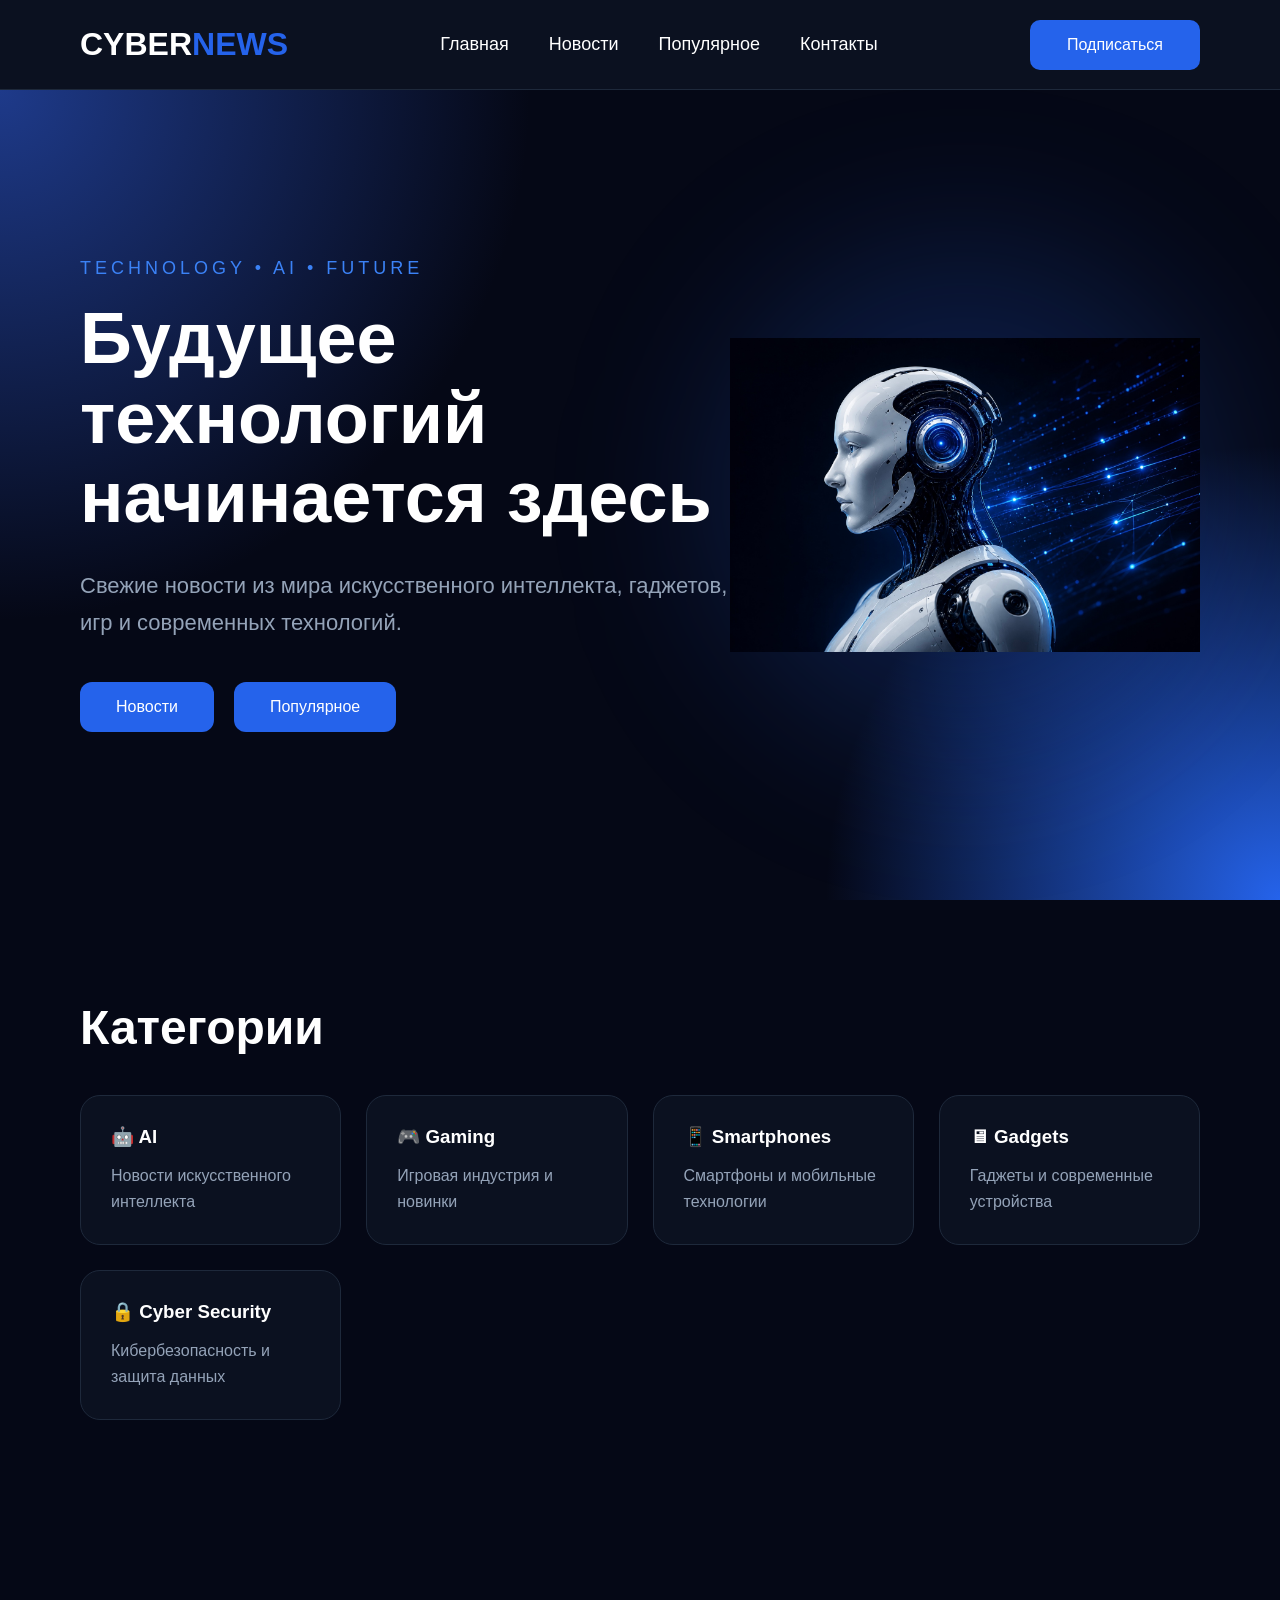
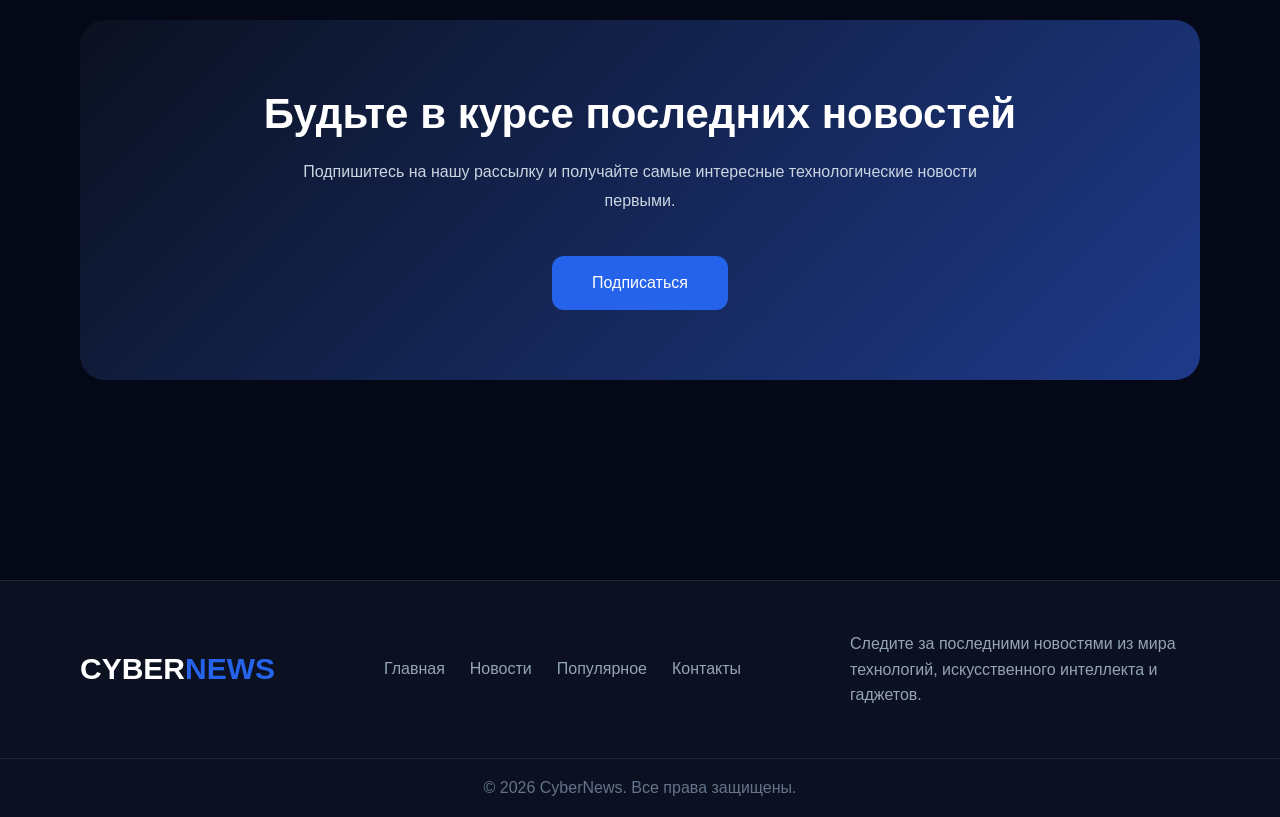
<file: index.html>
<!DOCTYPE html>
<html lang="ru">
<head>
    <meta charset="UTF-8">
    <meta name="viewport" content="width=device-width, initial-scale=1.0">
    <title>CyberNews</title>

    <link rel="stylesheet" href="style.css">
</head>
<body>

    <header>

        <div class="logo">
            <a href="index.html">
                CYBER<span>NEWS</span>
            </a>
        </div>

        <nav>
            <a href="index.html">Главная</a>
            <a href="news.html">Новости</a>
            <a href="popular.html">Популярное</a>
            <a href="contacts.html">Контакты</a>
        </nav>

        <a href="subscribe.html" class="subscribe-btn">
            Подписаться
        </a>

    </header>

    <section class="hero">

        <div class="hero-content">

            <p class="hero-subtitle">
                TECHNOLOGY • AI • FUTURE
            </p>

            <h1>
                Будущее технологий начинается здесь
            </h1>

            <p class="hero-text">
                Свежие новости из мира искусственного интеллекта,
                гаджетов, игр и современных технологий.
            </p>

            <div class="hero-buttons">
                <a href="news.html">Новости</a>
                <a href="popular.html">Популярное</a>
            </div>

        </div>

        <div class="hero-image">

            <div class="circle"></div>

            <img src="main.jpg" alt="robot">

        </div>

    </section>
    <section class="categories">

    <h2>Категории</h2>

    <div class="categories-grid">

        <div class="category-card">
            <h3>🤖 AI</h3>
            <p>Новости искусственного интеллекта</p>
        </div>

        <div class="category-card">
            <h3>🎮 Gaming</h3>
            <p>Игровая индустрия и новинки</p>
        </div>

        <div class="category-card">
            <h3>📱 Smartphones</h3>
            <p>Смартфоны и мобильные технологии</p>
        </div>

        <div class="category-card">
            <h3>🖥 Gadgets</h3>
            <p>Гаджеты и современные устройства</p>
        </div>

        <div class="category-card">
            <h3>🔒 Cyber Security</h3>
            <p>Кибербезопасность и защита данных</p>
        </div>

    </div>

    </section>


    <section class="subscribe">

        <div class="subscribe-content">

            <h2>Будьте в курсе последних новостей</h2>

            <p>
                Подпишитесь на нашу рассылку и получайте самые
                интересные технологические новости первыми.
            </p>

            <a href="subscribe.html" class="subscribe-button">
                Подписаться
            </a>

        </div>

    </section>
    
<footer>

    <div class="footer-content">

        <div class="footer-logo">
            CYBER<span>NEWS</span>
        </div>

        <div class="footer-links">
            <a href="index.html">Главная</a>
            <a href="news.html">Новости</a>
            <a href="popular.html">Популярное</a>
            <a href="contacts.html">Контакты</a>
        </div>

        <div class="footer-text">
            Следите за последними новостями из мира технологий,
            искусственного интеллекта и гаджетов.
        </div>

    </div>

    <div class="footer-bottom">
        © 2026 CyberNews. Все права защищены.
    </div>

</footer>
</body>
</html>
</file>
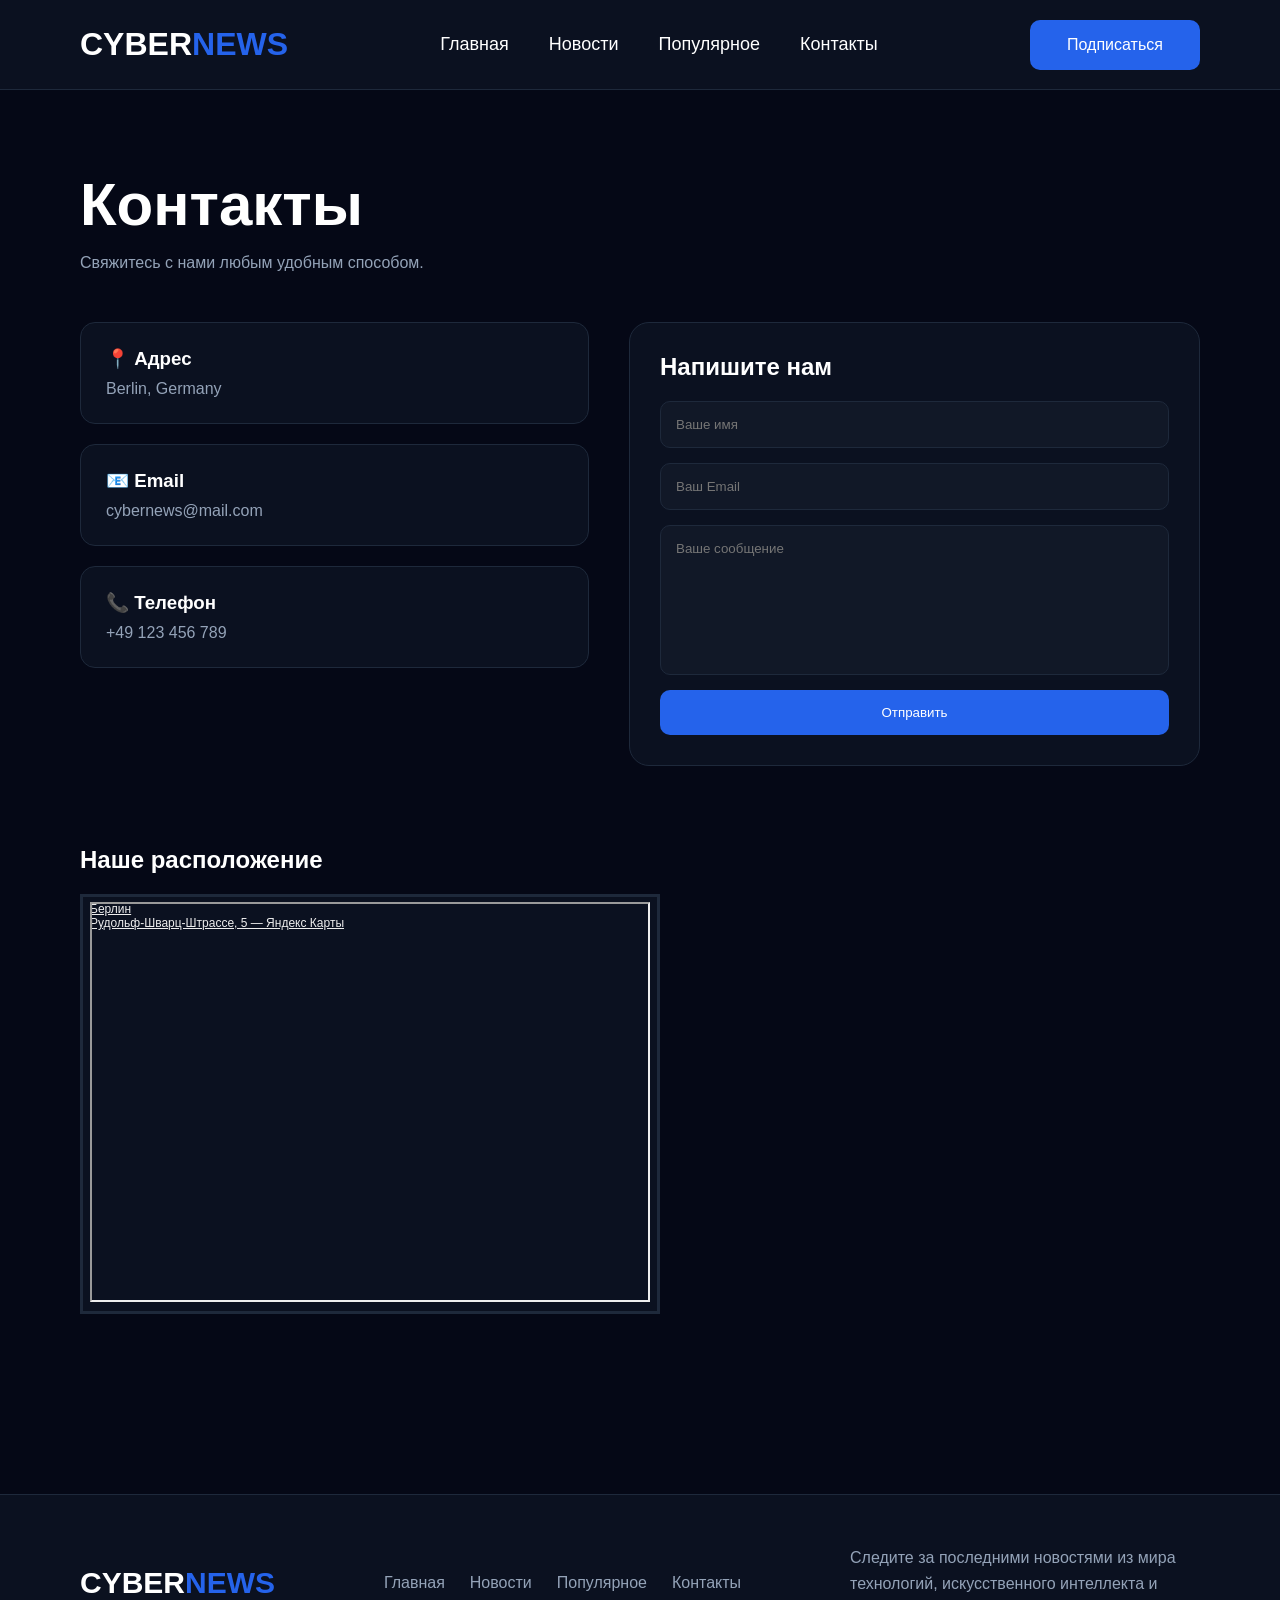
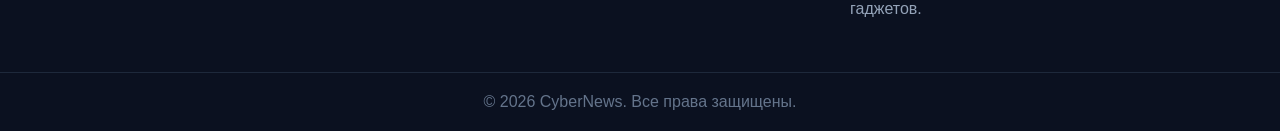
<file: contacts.html>
<!DOCTYPE html>
<html lang="ru">
<head>
    <meta charset="UTF-8">
    <meta name="viewport" content="width=device-width, initial-scale=1.0">
    <title>CyberNews</title>

    <link rel="stylesheet" href="style.css">
</head>
<body>

    <header>

        <div class="logo">
            <a href="index.html">
                CYBER<span>NEWS</span>
            </a>
        </div>

        <nav>
            <a href="index.html">Главная</a>
            <a href="news.html">Новости</a>
            <a href="popular.html">Популярное</a>
            <a href="contacts.html">Контакты</a>
        </nav>

        <a href="subscribe.html" class="subscribe-btn">
            Подписаться
        </a>

    </header>

    <section class="contacts">

    <h1>Контакты</h1>

    <p class="contacts-subtitle">
        Свяжитесь с нами любым удобным способом.
    </p>

    <div class="contacts-container">

        <div class="contact-info">

            <div class="contact-card">
                <h3>📍 Адрес</h3>
                <p>Berlin, Germany</p>
            </div>

            <div class="contact-card">
                <h3>📧 Email</h3>
                <p>cybernews@mail.com</p>
            </div>

            <div class="contact-card">
                <h3>📞 Телефон</h3>
                <p>+49 123 456 789</p>
            </div>

        </div>

        <div class="contact-form">

            <h2>Напишите нам</h2>

            <form>

                <input type="text"
                       placeholder="Ваше имя">

                <input type="email"
                       placeholder="Ваш Email">

                <textarea
                    placeholder="Ваше сообщение"></textarea>

                <button type="submit">
                    Отправить
                </button>

            </form>

        </div>

    </div>

</section>


<section class="map">

    <h2>Наше расположение</h2>

    <div class="map-placeholder">
        <div style="position:relative;overflow:hidden;"><a href="https://yandex.ru/maps/177/berlin/?utm_medium=mapframe&utm_source=maps" style="color:#eee;font-size:12px;position:absolute;top:0px;">Берлин</a><a href="https://yandex.ru/maps/177/berlin/house/ZUoYcgNhTEYAQFtofXlydHRlbA==/?ll=13.441719%2C52.535573&utm_medium=mapframe&utm_source=maps&z=16" style="color:#eee;font-size:12px;position:absolute;top:14px;">Рудольф-Шварц-Штрассе, 5 — Яндекс Карты</a><iframe src="https://yandex.ru/map-widget/v1/?ll=13.441719%2C52.535573&mode=whatshere&whatshere%5Bpoint%5D=13.441546%2C52.535867&whatshere%5Bzoom%5D=17&z=16" width="560" height="400" frameborder="1" allowfullscreen="true" style="position:relative;"></iframe></div>
    </div>

</section>

    <footer>

    <div class="footer-content">

        <div class="footer-logo">
            CYBER<span>NEWS</span>
        </div>

        <div class="footer-links">
            <a href="index.html">Главная</a>
            <a href="news.html">Новости</a>
            <a href="popular.html">Популярное</a>
            <a href="contacts.html">Контакты</a>
        </div>

        <div class="footer-text">
            Следите за последними новостями из мира технологий,
            искусственного интеллекта и гаджетов.
        </div>

    </div>

    <div class="footer-bottom">
        © 2026 CyberNews. Все права защищены.
    </div>

</footer>
</body>
</html>
</file>
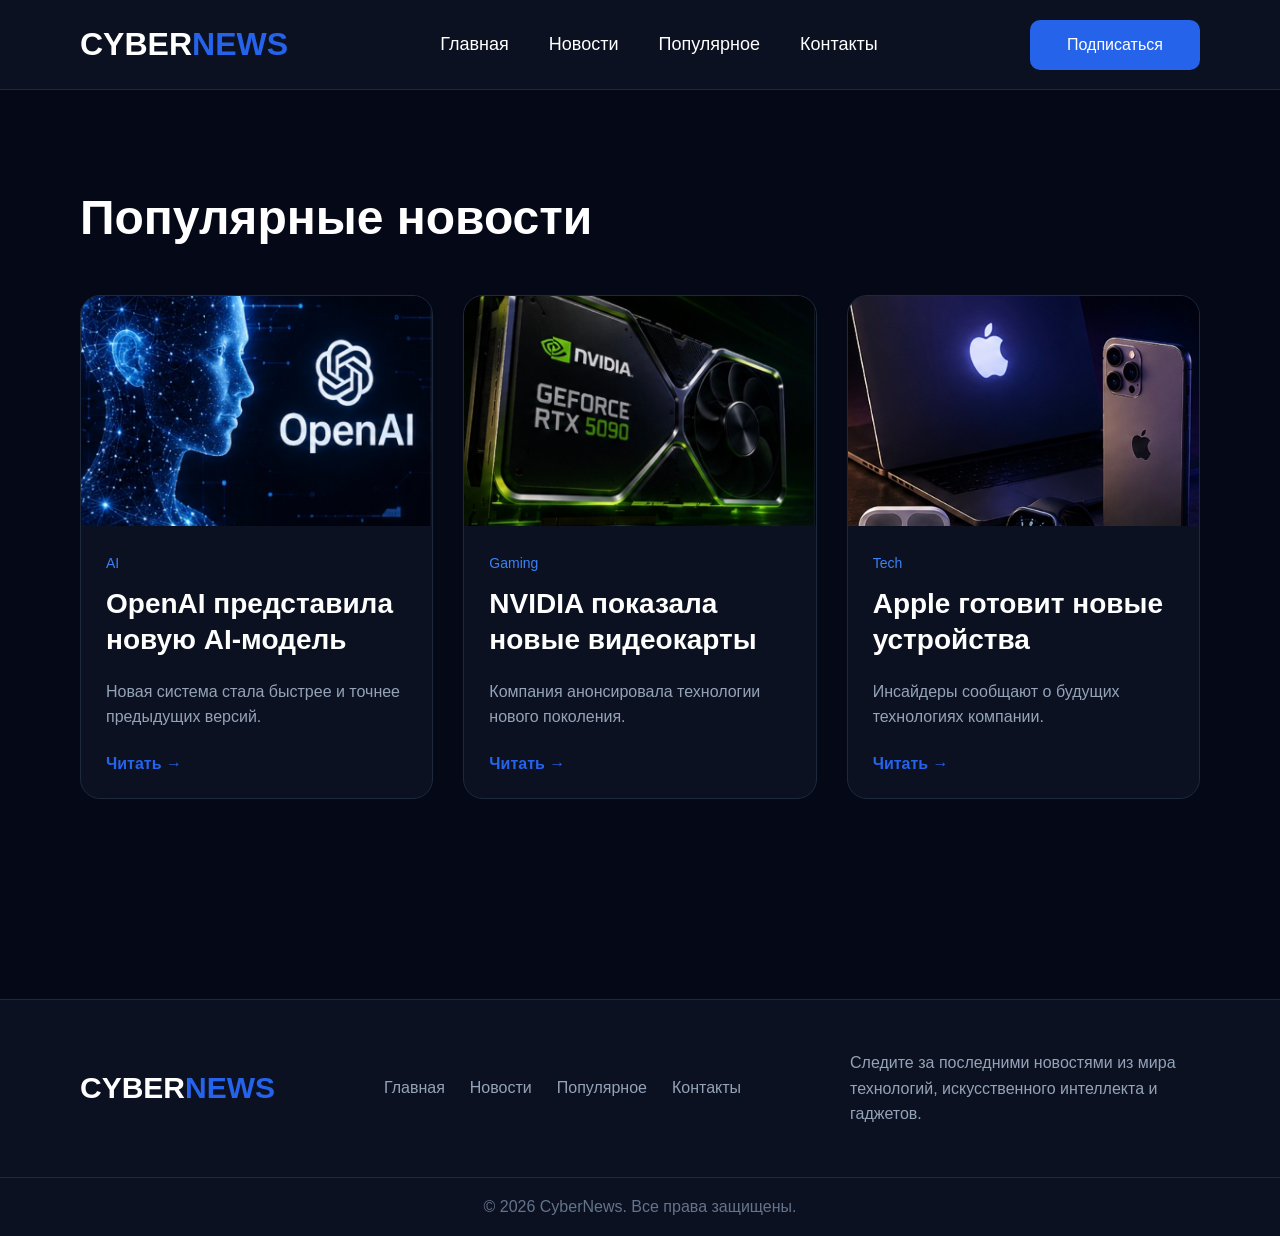
<file: news.html>
<!DOCTYPE html>
<html lang="ru">
<head>
    <meta charset="UTF-8">
    <meta name="viewport" content="width=device-width, initial-scale=1.0">
    <title>CyberNews</title>

    <link rel="stylesheet" href="style.css">
</head>
<body>

    <header>

        <div class="logo">
            <a href="index.html">
                CYBER<span>NEWS</span>
            </a>
        </div>

        <nav>
            <a href="index.html">Главная</a>
            <a href="news.html">Новости</a>
            <a href="popular.html">Популярное</a>
            <a href="contacts.html">Контакты</a>
        </nav>

        <a href="subscribe.html" class="subscribe-btn">
            Подписаться
        </a>

        

    </header>


<section class="news">

    <h2>
        Популярные новости
    </h2>

    <div class="news-container">

        <div class="news-card">

            <img src="IMG_2629.jpg" alt="news">

            <div class="news-content">

                <p class="news-category">
                    AI
                </p>

                <h3>
                    OpenAI представила новую AI-модель
                </h3>

                <p class="news-text">
                    Новая система стала быстрее и точнее предыдущих версий.
                </p>

                <a href="https://openai.com" target="_blank">
                    Читать →
                </a>

            </div>

        </div>

        <div class="news-card">

            <img src="IMG_2630.jpg" alt="news">

            <div class="news-content">

                <p class="news-category">
                    Gaming
                </p>

                <h3>
                    NVIDIA показала новые видеокарты
                </h3>

                <p class="news-text">
                    Компания анонсировала технологии нового поколения.
                </p>

                <a href="https://www.nvidia.com" target="_blank">
                    Читать →
                </a>

            </div>

        </div>

        <div class="news-card">

            <img src="IMG_2631.jpg" alt="news">

            <div class="news-content">

                <p class="news-category">
                    Tech
                </p>

                <h3>
                    Apple готовит новые устройства
                </h3>

                <p class="news-text">
                    Инсайдеры сообщают о будущих технологиях компании.
                </p>

                <a href="https://www.apple.com" target="_blank">
                    Читать →
                </a>

            </div>

        </div>

    </div>

</section>

<footer>

    <div class="footer-content">

        <div class="footer-logo">
            CYBER<span>NEWS</span>
        </div>

        <div class="footer-links">
            <a href="index.html">Главная</a>
            <a href="news.html">Новости</a>
            <a href="popular.html">Популярное</a>
            <a href="contacts.html">Контакты</a>
        </div>

        <div class="footer-text">
            Следите за последними новостями из мира технологий,
            искусственного интеллекта и гаджетов.
        </div>

    </div>

    <div class="footer-bottom">
        © 2026 CyberNews. Все права защищены.
    </div>

</footer>

</body>
</html>
</file>
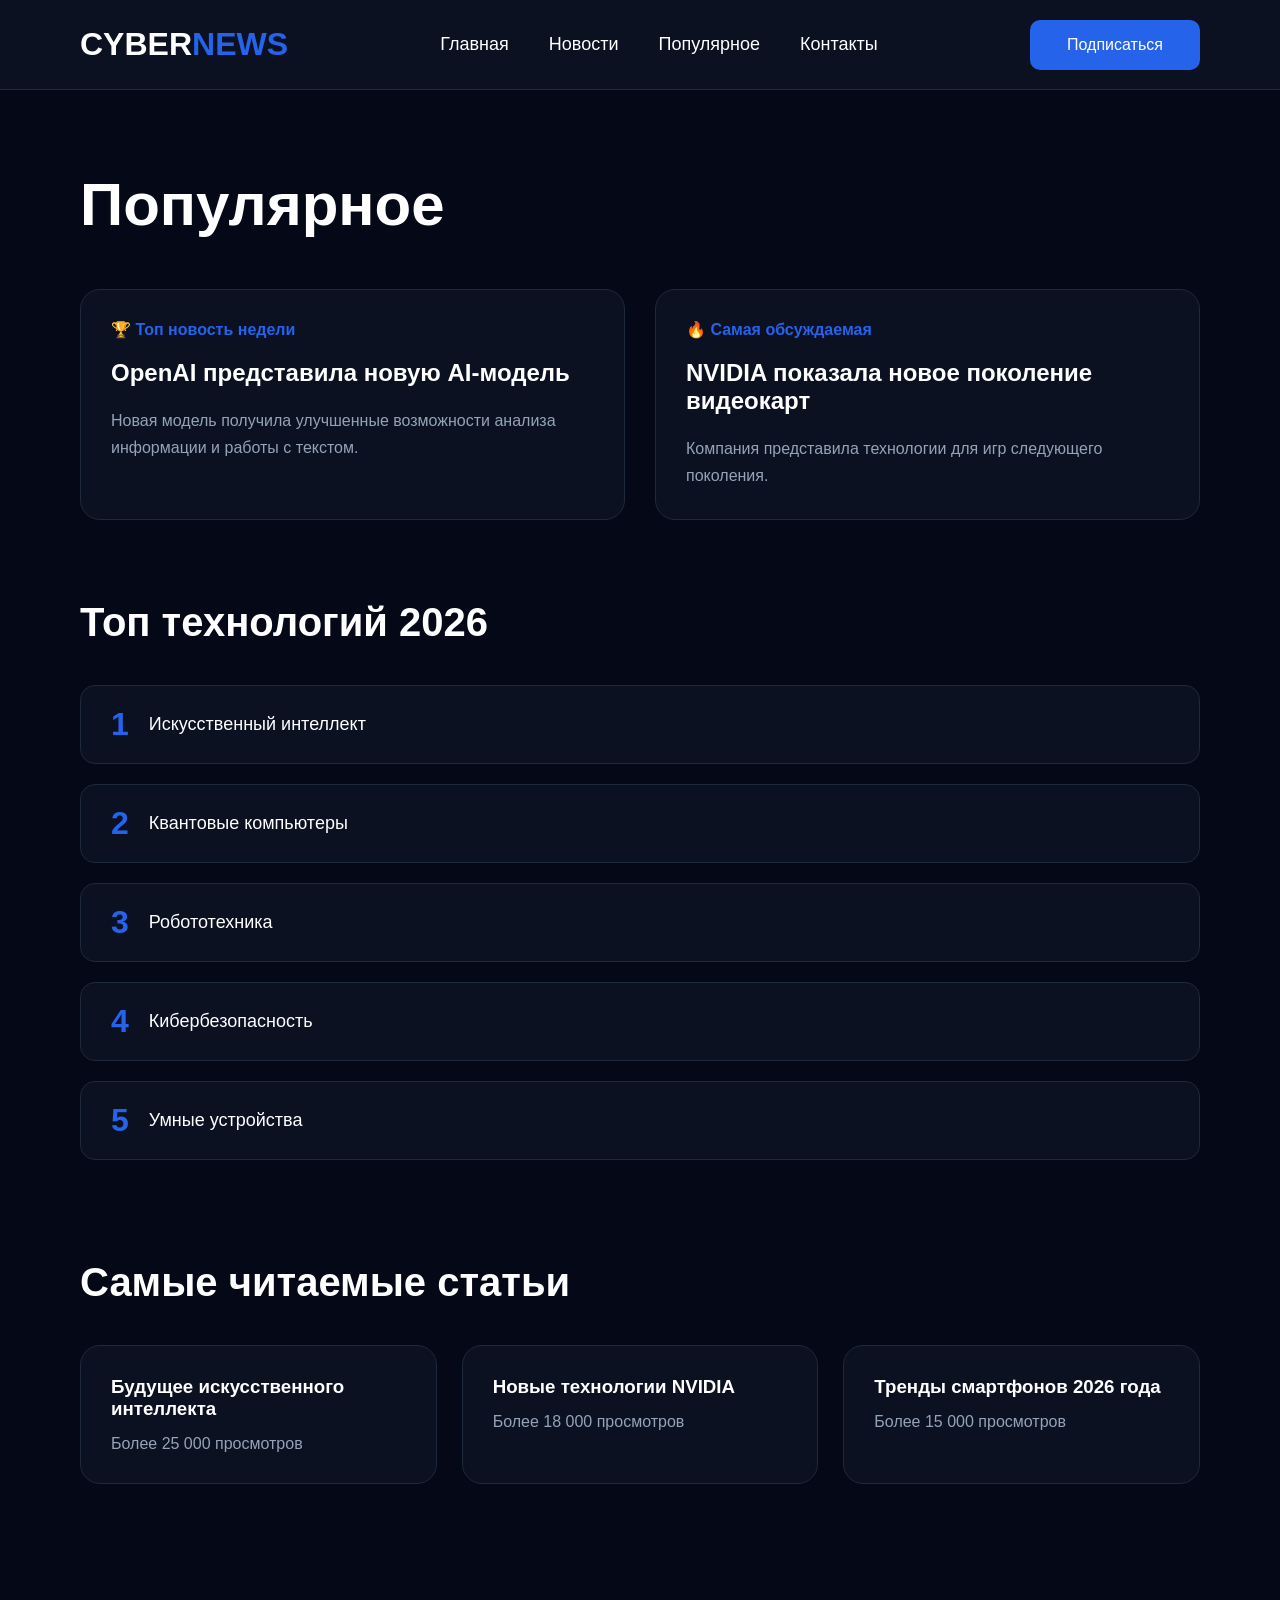
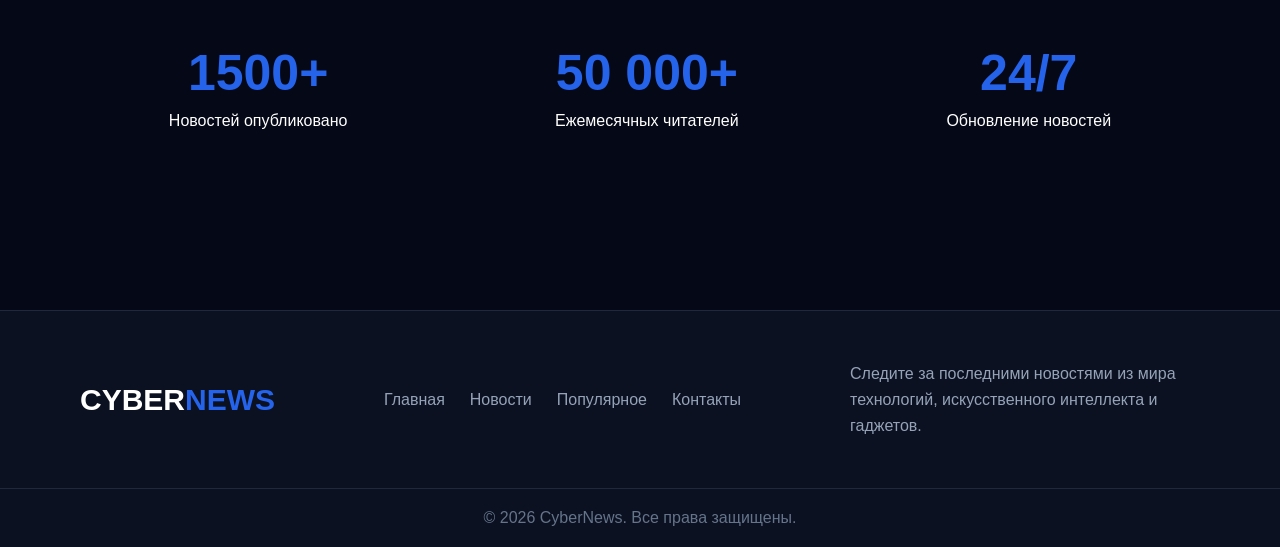
<file: popular.html>
<!DOCTYPE html>
<html lang="ru">
<head>
    <meta charset="UTF-8">
    <meta name="viewport" content="width=device-width, initial-scale=1.0">
    <title>CyberNews</title>

    <link rel="stylesheet" href="style.css">
</head>
<body>

    <header>

        <div class="logo">
            <a href="index.html">
                CYBER<span>NEWS</span>
            </a>
        </div>

        <nav>
            <a href="index.html">Главная</a>
            <a href="news.html">Новости</a>
            <a href="popular.html">Популярное</a>
            <a href="contacts.html">Контакты</a>
        </nav>

        <a href="subscribe.html" class="subscribe-btn">
            Подписаться
        </a>

    </header>

    <section class="popular">

    <h1>Популярное</h1>

    <div class="top-news">

        <div class="top-card">

            <span>🏆 Топ новость недели</span>

            <h2>
                OpenAI представила новую AI-модель
            </h2>

            <p>
                Новая модель получила улучшенные возможности
                анализа информации и работы с текстом.
            </p>

        </div>

        <div class="top-card">

            <span>🔥 Самая обсуждаемая</span>

            <h2>
                NVIDIA показала новое поколение видеокарт
            </h2>

            <p>
                Компания представила технологии для игр
                следующего поколения.
            </p>

        </div>

    </div>

</section>


<section class="rating">

    <h2>Топ технологий 2026</h2>

    <div class="rating-card">
        <span>1</span>
        <p>Искусственный интеллект</p>
    </div>

    <div class="rating-card">
        <span>2</span>
        <p>Квантовые компьютеры</p>
    </div>

    <div class="rating-card">
        <span>3</span>
        <p>Робототехника</p>
    </div>

    <div class="rating-card">
        <span>4</span>
        <p>Кибербезопасность</p>
    </div>

    <div class="rating-card">
        <span>5</span>
        <p>Умные устройства</p>
    </div>

</section>

<section class="readers">

    <h2>Самые читаемые статьи</h2>

    <div class="readers-container">

        <div class="reader-card">
            <h3>Будущее искусственного интеллекта</h3>
            <p>Более 25 000 просмотров</p>
        </div>

        <div class="reader-card">
            <h3>Новые технологии NVIDIA</h3>
            <p>Более 18 000 просмотров</p>
        </div>

        <div class="reader-card">
            <h3>Тренды смартфонов 2026 года</h3>
            <p>Более 15 000 просмотров</p>
        </div>

    </div>

</section>

<section class="achievements">

    <div class="achievement">
        <h3>1500+</h3>
        <p>Новостей опубликовано</p>
    </div>

    <div class="achievement">
        <h3>50 000+</h3>
        <p>Ежемесячных читателей</p>
    </div>

    <div class="achievement">
        <h3>24/7</h3>
        <p>Обновление новостей</p>
    </div>

</section>

    <footer>

    <div class="footer-content">

        <div class="footer-logo">
            CYBER<span>NEWS</span>
        </div>

        <div class="footer-links">
            <a href="index.html">Главная</a>
            <a href="news.html">Новости</a>
            <a href="popular.html">Популярное</a>
            <a href="contacts.html">Контакты</a>
        </div>

        <div class="footer-text">
            Следите за последними новостями из мира технологий,
            искусственного интеллекта и гаджетов.
        </div>

    </div>

    <div class="footer-bottom">
        © 2026 CyberNews. Все права защищены.
    </div>

</footer>
</body>
</html>
</file>
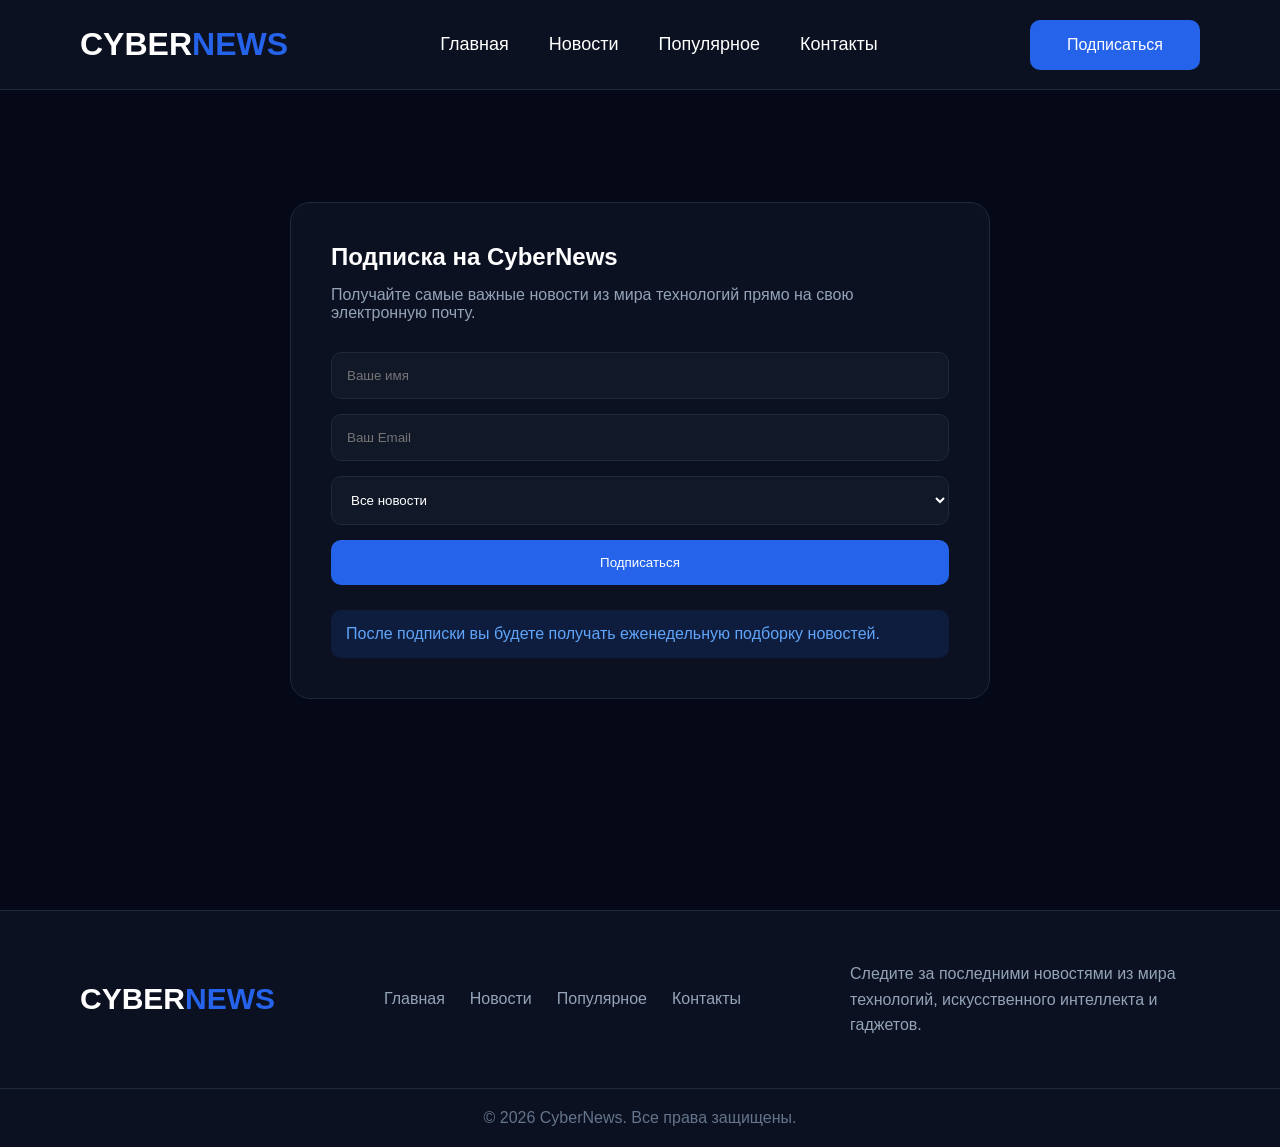
<file: subscribe.html>
<!DOCTYPE html>
<html lang="ru">
<head>
    <meta charset="UTF-8">
    <meta name="viewport" content="width=device-width, initial-scale=1.0">
    <title>CyberNews</title>

    <link rel="stylesheet" href="style.css">
</head>
<body>

    <header>

        <div class="logo">
            <a href="index.html">
                CYBER<span>NEWS</span>
            </a>
        </div>

        <nav>
            <a href="index.html">Главная</a>
            <a href="news.html">Новости</a>
            <a href="popular.html">Популярное</a>
            <a href="contacts.html">Контакты</a>
        </nav>

        <a href="subscribe.html" class="subscribe-btn">
            Подписаться
        </a>

    </header>

    <section class="subscribe-page">

    <div class="subscribe-box">

        <h1>Подписка на CyberNews</h1>

        <p>
            Получайте самые важные новости из мира технологий
            прямо на свою электронную почту.
        </p>

        <form>

            <input type="text"
                   placeholder="Ваше имя">

            <input type="email"
                   placeholder="Ваш Email">

            <select>

                <option>Все новости</option>
                <option>AI</option>
                <option>Gaming</option>
                <option>Gadgets</option>
                <option>Cyber Security</option>

            </select>

            <button type="submit">
                Подписаться
            </button>

        </form>

        <div class="success-message">
            После подписки вы будете получать еженедельную подборку новостей.
        </div>

    </div>

</section>

    <footer>

    <div class="footer-content">

        <div class="footer-logo">
            CYBER<span>NEWS</span>
        </div>

        <div class="footer-links">
            <a href="index.html">Главная</a>
            <a href="news.html">Новости</a>
            <a href="popular.html">Популярное</a>
            <a href="contacts.html">Контакты</a>
        </div>

        <div class="footer-text">
            Следите за последними новостями из мира технологий,
            искусственного интеллекта и гаджетов.
        </div>

    </div>

    <div class="footer-bottom">
        © 2026 CyberNews. Все права защищены.
    </div>

</footer>
</body>
</html>
</file>
<file: style.css>
*{
    margin: 0;
    padding: 0;
    box-sizing: border-box;
    font-family: Arial, sans-serif;
}

body{
    background-color: #050816;
}

header{
    width: 100%;
    height: 90px;

    display: flex;
    justify-content: space-between;
    align-items: center;

    padding: 0 80px;

    border-bottom: 1px solid #1e293b;

    background-color: #0b1120;
}

.logo a{
    text-decoration: none;

    color: white;
    font-size: 32px;
    font-weight: bold;
}

.logo span{
    color: #2563eb;
}

nav{
    display: flex;
    gap: 40px;
}

nav a{
    color: white;
    text-decoration: none;
    font-size: 18px;

    transition: 0.3s;
}

nav a:hover{
    color: #2563eb;
}

.subscribe-btn{
    width: 170px;
    height: 50px;

    background-color: #2563eb;
    color: white;

    text-decoration: none;

    display: flex;
    justify-content: center;
    align-items: center;

    border-radius: 10px;

    transition: 0.3s;
}

.subscribe-btn:hover{
    background-color: #1d4ed8;
}

.hero{
    width: 100%;
    min-height: calc(100vh - 90px);

    display: flex;
    justify-content: space-between;
    align-items: center;

    padding: 80px;

    overflow: hidden;

    background:
    radial-gradient(circle at top left, #1e3a8a 0%, transparent 35%),
    radial-gradient(circle at bottom right, #2563eb 0%, transparent 30%),
    #050816;
}

.hero-content{
    max-width: 650px;
    z-index: 2;
}

.hero-subtitle{
    color: #3b82f6;
    font-size: 18px;
    letter-spacing: 4px;

    margin-bottom: 20px;
}

.hero h1{
    color: white;
    font-size: 72px;
    line-height: 1.1;

    margin-bottom: 30px;
}

.hero-text{
    color: #94a3b8;
    font-size: 22px;
    line-height: 1.7;

    margin-bottom: 40px;
}

.hero-buttons{
    display: flex;
    gap: 20px;
}

.hero-buttons a{
    padding: 16px 36px;

    background: #2563eb;
    color: white;

    text-decoration: none;
    border-radius: 12px;

    transition: 0.3s;
}

.hero-buttons a:hover{
    background: #1d4ed8;
    transform: translateY(-3px);
}

.hero-image{
    position: relative;

    flex: 1;

    display: flex;
    justify-content: center;
    align-items: center;
}

.hero-image img{
    width: 100%;
    max-width: 650px;

    position: relative;
    z-index: 2;

    animation: float 5s ease-in-out infinite;
}

.circle{
    position: absolute;

    width: 500px;
    height: 500px;

    border-radius: 50%;

    background: rgba(37, 99, 235, 0.2);

    filter: blur(80px);

    z-index: 1;
}

@keyframes float{

    0%{
        transform: translateY(0px);
    }

    50%{
        transform: translateY(-20px);
    }

    100%{
        transform: translateY(0px);
    }

}

@media(max-width: 1100px){

    header{
        padding: 0 30px;
    }

    .hero{
        flex-direction: column;
        text-align: center;

        padding: 60px 30px;
    }

    .hero-content{
        max-width: 100%;
    }

    .hero-buttons{
        justify-content: center;
    }

    .hero h1{
        font-size: 52px;
    }

    .hero-text{
        font-size: 20px;
    }

    .hero-image img{
        max-width: 500px;
    }

}

@media(max-width: 700px){

    header{
        flex-direction: column;
        height: auto;

        gap: 20px;

        padding: 20px;
    }

    nav{
        gap: 20px;
        flex-wrap: wrap;
        justify-content: center;
    }

    .hero h1{
        font-size: 38px;
    }

    .hero-text{
        font-size: 18px;
    }

    .hero-buttons{
        flex-direction: column;
        align-items: center;
    }

    .hero-buttons a{
        width: 220px;
        text-align: center;
    }

    .hero-image img{
        max-width: 320px;
    }

    .circle{
        width: 300px;
        height: 300px;
    }

}


.news{
    width: 100%;

    padding: 100px 80px;
}

.news h2{
    color: white;
    font-size: 48px;

    margin-bottom: 50px;
}

.news-container{
    display: grid;
    grid-template-columns: repeat(3, 1fr);

    gap: 30px;
}

.news-card{
    background: #0b1120;

    border: 1px solid #1e293b;
    border-radius: 20px;

    overflow: hidden;

    transition: 0.3s;
}

.news-card:hover{
    transform: translateY(-10px);

    border-color: #2563eb;
}

.news-card img{
    width: 100%;
    height: 230px;

    object-fit: cover;
}

.news-content{
    padding: 25px;
}

.news-category{
    color: #3b82f6;
    font-size: 14px;

    margin-bottom: 15px;
}

.news-card h3{
    color: white;
    font-size: 28px;
    line-height: 1.3;

    margin-bottom: 20px;
}

.news-text{
    color: #94a3b8;
    line-height: 1.6;

    margin-bottom: 25px;
}

.news-card a{
    color: #2563eb;

    text-decoration: none;
    font-weight: bold;
}


@media(max-width: 1100px){

    .news{
        padding: 80px 30px;
    }

    .news-container{
        grid-template-columns: 1fr;
    }

}
/* КАТЕГОРИИ */

.categories{
    padding: 100px 80px;
}

.categories h2{
    color: white;
    font-size: 48px;
    margin-bottom: 40px;
}

.categories-grid{
    display: grid;
    grid-template-columns: repeat(auto-fit, minmax(220px, 1fr));
    gap: 25px;
}

.category-card{
    background: #0b1120;

    border: 1px solid #1e293b;
    border-radius: 20px;

    padding: 30px;

    transition: .3s;
}

.category-card:hover{
    transform: translateY(-10px);
    border-color: #2563eb;
}

.category-card h3{
    color: white;
    margin-bottom: 15px;
}

.category-card p{
    color: #94a3b8;
    line-height: 1.6;
}

/* ПОДПИСКА */

.subscribe{
    padding: 100px 80px;
}

.subscribe-content{

    background: linear-gradient(
        135deg,
        #0b1120,
        #1e3a8a
    );

    border-radius: 25px;

    text-align: center;

    padding: 70px 40px;
}

.subscribe-content h2{
    color: white;
    font-size: 42px;

    margin-bottom: 20px;
}

.subscribe-content p{
    color: #cbd5e1;

    max-width: 700px;

    margin: 0 auto 40px;

    line-height: 1.8;
}

.subscribe-button{
    display: inline-block;

    padding: 18px 40px;

    background: #2563eb;

    color: white;

    text-decoration: none;

    border-radius: 12px;

    transition: .3s;
}

.subscribe-button:hover{
    background: #1d4ed8;
}

/* FOOTER */

footer{
    background: #0b1120;

    border-top: 1px solid #1e293b;

    margin-top: 100px;
}

.footer-content{
    padding: 50px 80px;

    display: flex;
    justify-content: space-between;
    align-items: center;

    gap: 30px;

    flex-wrap: wrap;
}

.footer-logo{
    color: white;

    font-size: 30px;
    font-weight: bold;
}

.footer-logo span{
    color: #2563eb;
}

.footer-links{
    display: flex;
    gap: 25px;
}

.footer-links a{
    color: #94a3b8;

    text-decoration: none;

    transition: 0.3s;
}

.footer-links a:hover{
    color: #2563eb;
}

.footer-text{
    color: #94a3b8;

    max-width: 350px;

    line-height: 1.6;
}

.footer-bottom{
    text-align: center;

    color: #64748b;

    padding: 20px;

    border-top: 1px solid #1e293b;
}

/* АДАПТИВНОСТЬ */

@media(max-width: 768px){

    .footer-content{
        flex-direction: column;
        text-align: center;

        padding: 40px 20px;
    }

    .footer-links{
        flex-wrap: wrap;
        justify-content: center;
    }

}
/* POPULAR */

.popular{
    padding: 80px;
}

.popular h1{
    color: white;
    font-size: 60px;

    margin-bottom: 50px;
}

.top-news{
    display: flex;
    gap: 30px;

    flex-wrap: wrap;
}

.top-card{
    flex: 1;

    min-width: 300px;

    background: #0b1120;

    border: 1px solid #1e293b;
    border-radius: 20px;

    padding: 30px;
}

.top-card span{
    color: #2563eb;
    font-weight: bold;
}

.top-card h2{
    color: white;

    margin: 20px 0;
}

.top-card p{
    color: #94a3b8;

    line-height: 1.7;
}

/* RATING */

.rating{
    padding: 0 80px 80px;
}

.rating h2{
    color: white;

    font-size: 40px;

    margin-bottom: 40px;
}

.rating-card{
    background: #0b1120;

    border: 1px solid #1e293b;
    border-radius: 15px;

    padding: 20px 30px;

    margin-bottom: 20px;

    display: flex;
    align-items: center;

    gap: 20px;
}

.rating-card span{
    color: #2563eb;

    font-size: 32px;
    font-weight: bold;
}

.rating-card p{
    color: white;
    font-size: 18px;
}
.readers{
    padding: 0 80px 80px;
}

.readers h2{
    color: white;
    font-size: 40px;
    margin-bottom: 40px;
}

.readers-container{
    display: grid;
    grid-template-columns: repeat(auto-fit, minmax(300px, 1fr));
    gap: 25px;
}

.reader-card{
    background: #0b1120;

    border: 1px solid #1e293b;
    border-radius: 20px;

    padding: 30px;

    transition: .3s;
}

.reader-card:hover{
    transform: translateY(-8px);
    border-color: #2563eb;
}

.reader-card h3{
    color: white;
    margin-bottom: 15px;
}

.reader-card p{
    color: #94a3b8;
}
.achievements{
    padding: 80px;

    display: flex;
    justify-content: space-around;

    flex-wrap: wrap;
    gap: 30px;

    text-align: center;
}

.achievement h3{
    color: #2563eb;
    font-size: 50px;
}

.achievement p{
    color: white;
    margin-top: 10px;
}

/* CONTACTS */

.contacts{
    padding: 80px;
}

.contacts h1{
    color: white;
    font-size: 60px;

    margin-bottom: 15px;
}

.contacts-subtitle{
    color: #94a3b8;

    margin-bottom: 50px;
}

.contacts-container{
    display: flex;

    gap: 40px;

    flex-wrap: wrap;
}

.contact-info{
    flex: 1;
    min-width: 300px;
}

.contact-card{
    background: #0b1120;

    border: 1px solid #1e293b;
    border-radius: 15px;

    padding: 25px;

    margin-bottom: 20px;
}

.contact-card h3{
    color: white;

    margin-bottom: 10px;
}

.contact-card p{
    color: #94a3b8;
}

.contact-form{
    flex: 1;
    min-width: 300px;

    background: #0b1120;

    border: 1px solid #1e293b;
    border-radius: 20px;

    padding: 30px;
}

.contact-form h2{
    color: white;

    margin-bottom: 20px;
}

.contact-form form{
    display: flex;
    flex-direction: column;

    gap: 15px;
}

.contact-form input,
.contact-form textarea{

    background: #111827;

    border: 1px solid #1e293b;
    border-radius: 10px;

    padding: 15px;

    color: white;
}

.contact-form textarea{
    height: 150px;
    resize: none;
}

.contact-form button{

    background: #2563eb;

    color: white;

    border: none;
    border-radius: 10px;

    padding: 15px;

    cursor: pointer;
}

.contact-form button:hover{
    background: #1d4ed8;
}

/* MAP */

.map{
    padding: 0 80px 80px;
}

.map h2{
    color: white;

    margin-bottom: 20px;
}

.map-placeholder{
    height: 420px;
    width: 580px;

    background: #0b1120;

    border: 3px solid #1e293b;

    display: flex;
    justify-content: center;
    align-items: center;

    color: #94a3b8;
}

.subscribe-page{

    min-height: 80vh;

    display: flex;
    justify-content: center;
    align-items: center;

    padding: 50px;
}

.subscribe-box{

    width: 100%;
    max-width: 700px;

    background: #0b1120;

    border: 1px solid #1e293b;
    border-radius: 20px;

    padding: 40px;
}

.subscribe-box h1{
    color: white;
    margin-bottom: 15px;
}

.subscribe-box p{
    color: #94a3b8;
    margin-bottom: 30px;
}

.subscribe-box form{
    display: flex;
    flex-direction: column;
    gap: 15px;
}

.subscribe-box input,
.subscribe-box select{

    padding: 15px;

    border: 1px solid #1e293b;
    border-radius: 10px;

    background: #111827;
    color: white;
}

.subscribe-box button{

    padding: 15px;

    border: none;
    border-radius: 10px;

    background: #2563eb;
    color: white;

    cursor: pointer;
}

.subscribe-box button:hover{
    background: #1d4ed8;
}

.success-message{

    margin-top: 25px;

    padding: 15px;

    border-radius: 10px;

    background: rgba(37,99,235,0.15);

    color: #60a5fa;
}
.error-page{

    min-height: 100vh;

    display: flex;
    justify-content: center;
    align-items: center;

    background:
    radial-gradient(circle at center,
    #1e3a8a 0%,
    #050816 60%);

    overflow: hidden;

    position: relative;
}

.error-container{

    text-align: center;

    z-index: 2;

    padding: 20px;
}

.error-number{

    font-size: 220px;
    font-weight: 900;

    color: white;

    text-shadow:
    0 0 20px #2563eb,
    0 0 40px #2563eb,
    0 0 80px #2563eb;

    animation: pulse 2s infinite;
}

.error-number span{
    color: #2563eb;
}

.status{

    color: #22c55e;

    font-family: monospace;

    letter-spacing: 5px;

    margin-top: -30px;
    margin-bottom: 20px;
}

.error-container h1{

    color: white;

    font-size: 42px;

    margin-bottom: 20px;
}

.description{

    color: #94a3b8;

    max-width: 650px;

    margin: auto;

    line-height: 1.8;

    margin-bottom: 40px;
}

.home-btn{

    display: inline-block;

    padding: 18px 40px;

    background: #2563eb;

    color: white;

    text-decoration: none;

    border-radius: 15px;

    transition: .3s;
}

.home-btn:hover{

    transform: translateY(-5px);

    box-shadow:
    0 0 15px #2563eb,
    0 0 30px #2563eb;
}

.stars{

    position: absolute;

    width: 100%;
    height: 100%;

    background-image:
    radial-gradient(white 1px, transparent 1px);

    background-size: 50px 50px;

    opacity: .15;
}

@keyframes pulse{

    0%{
        transform: scale(1);
    }

    50%{
        transform: scale(1.05);
    }

    100%{
        transform: scale(1);
    }

}
</file>
